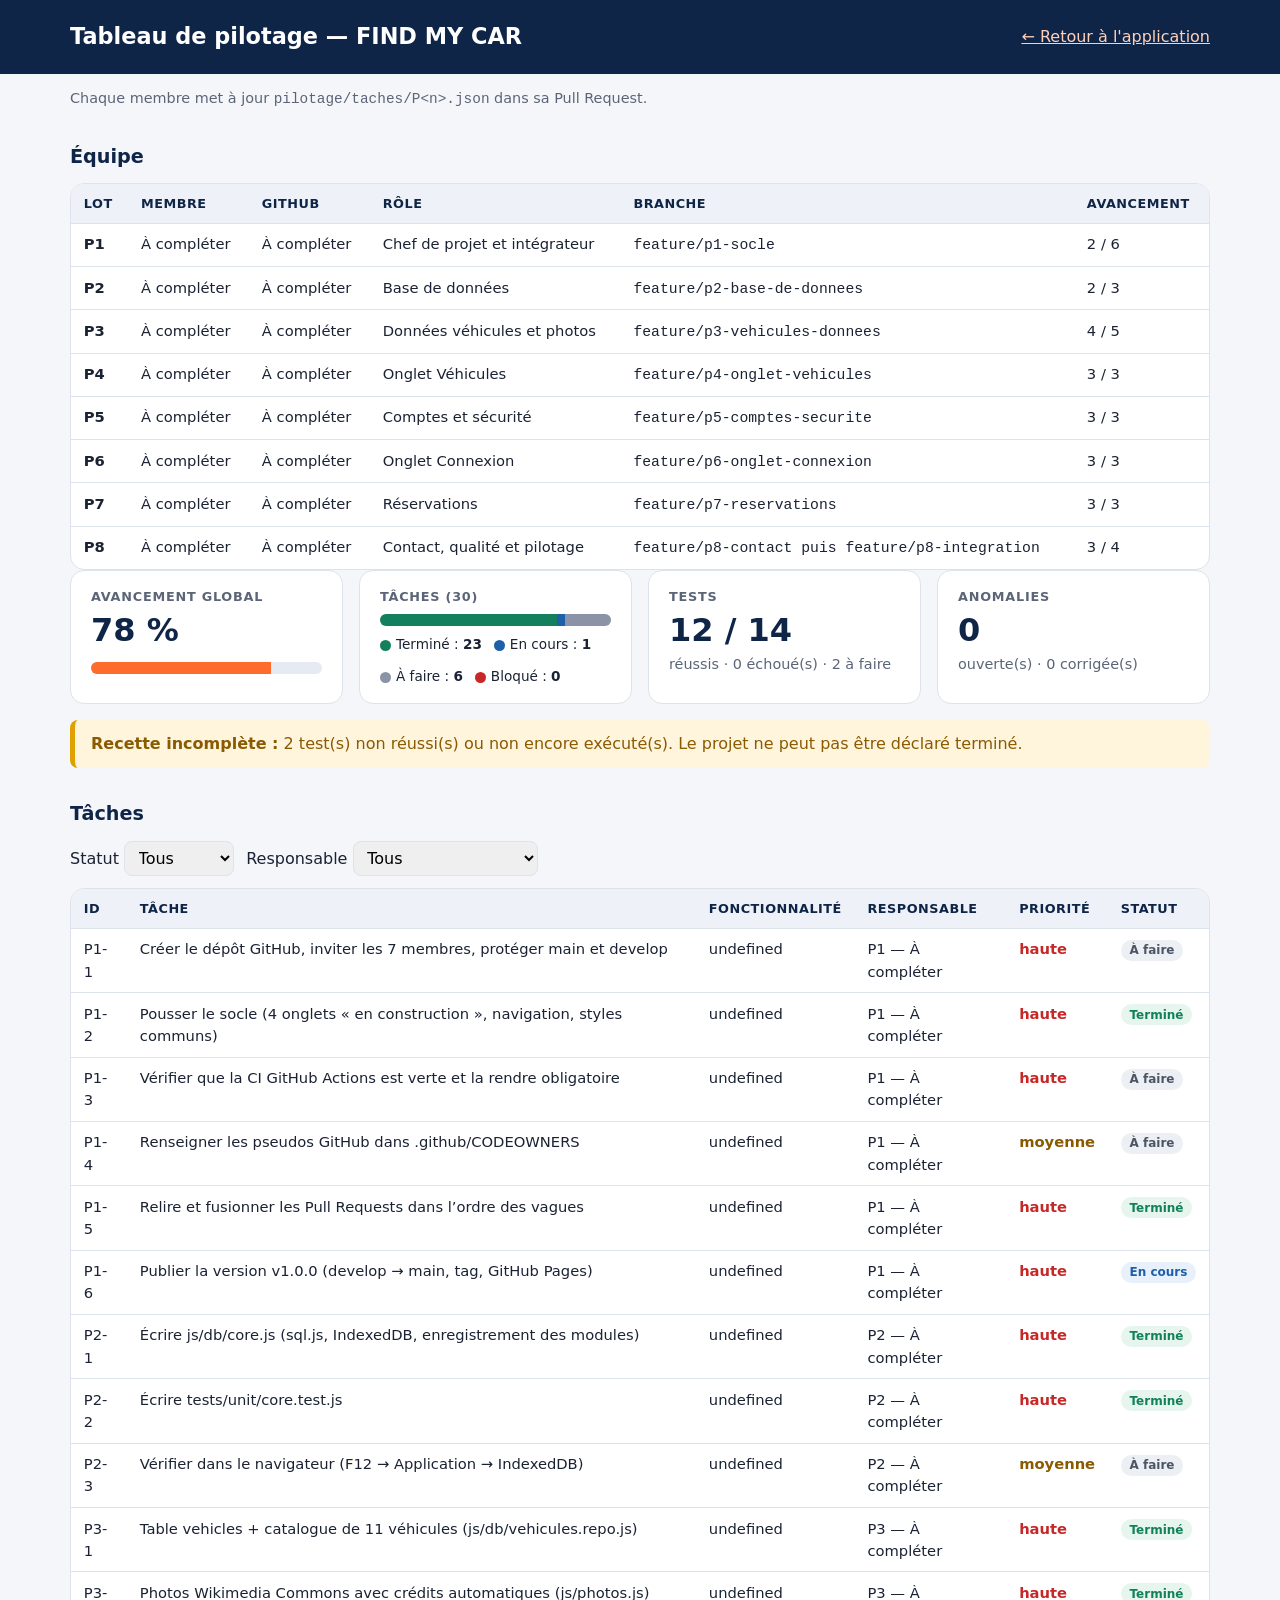
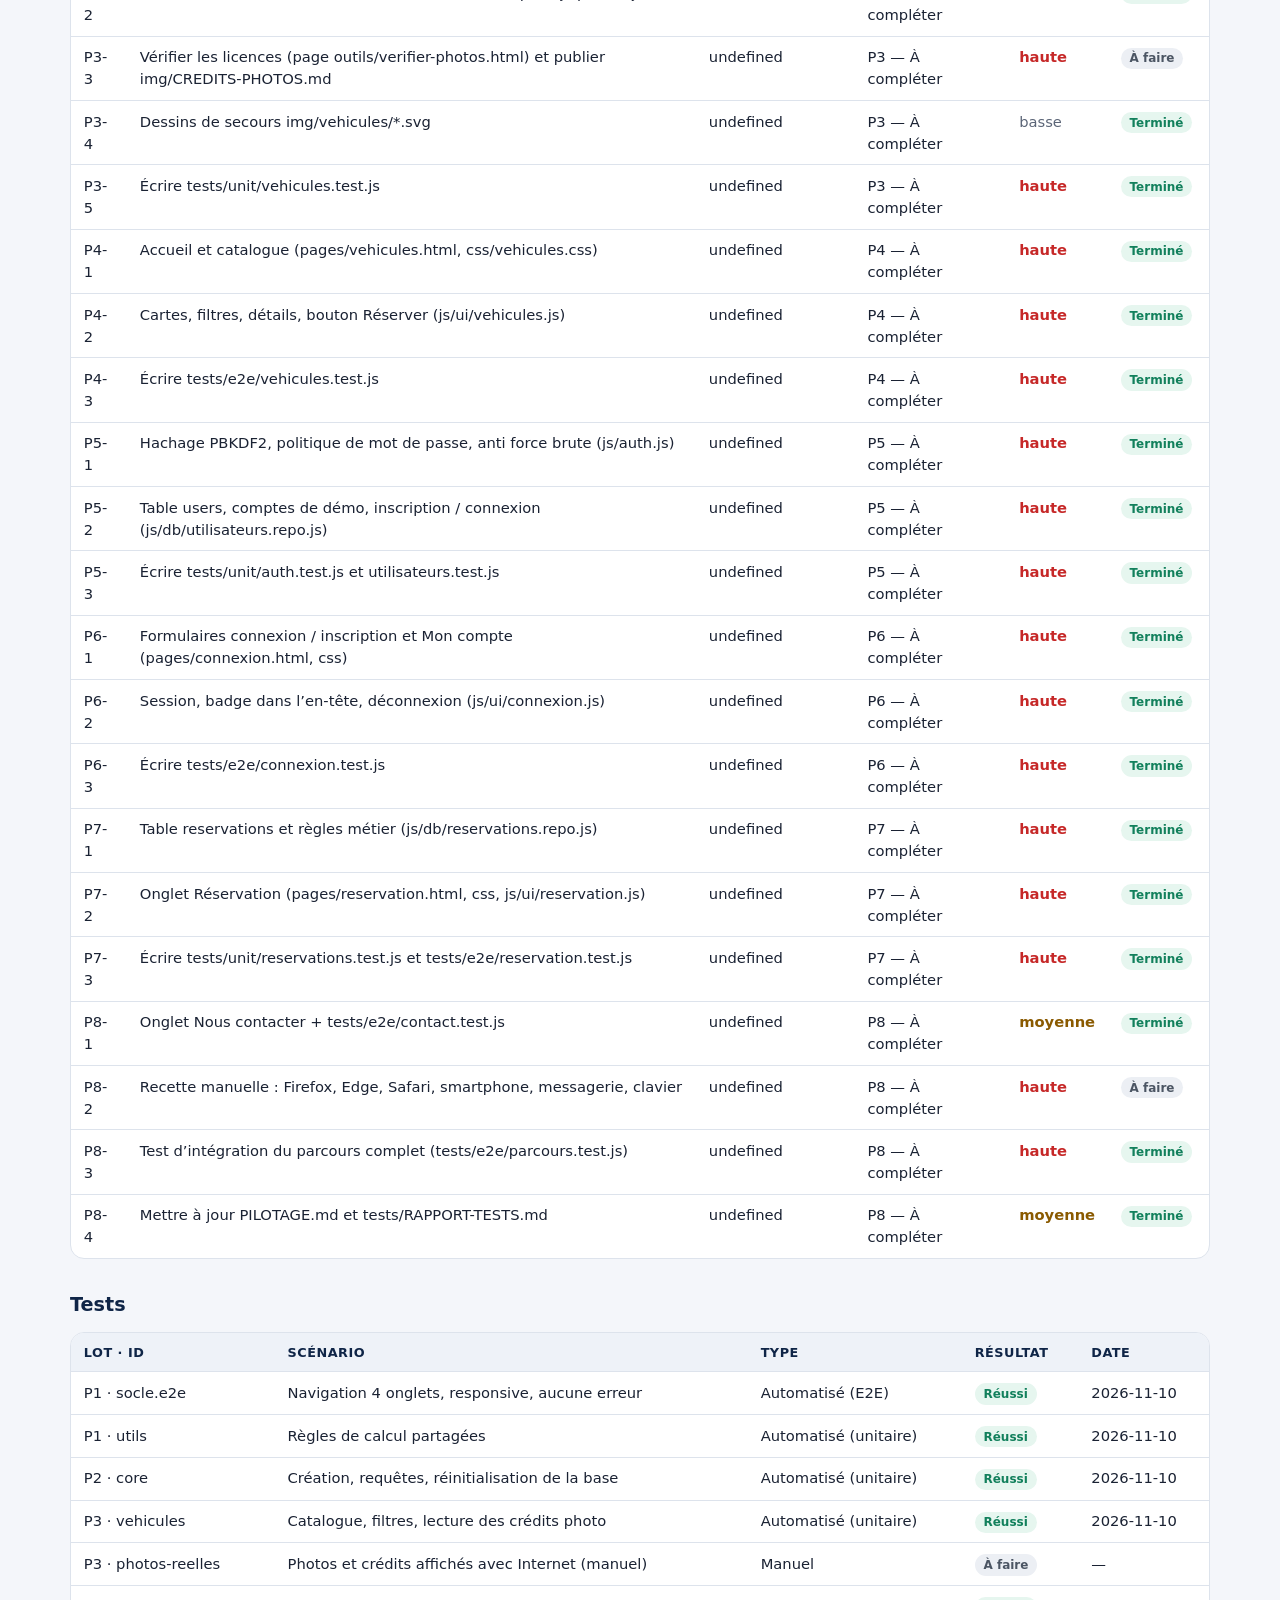
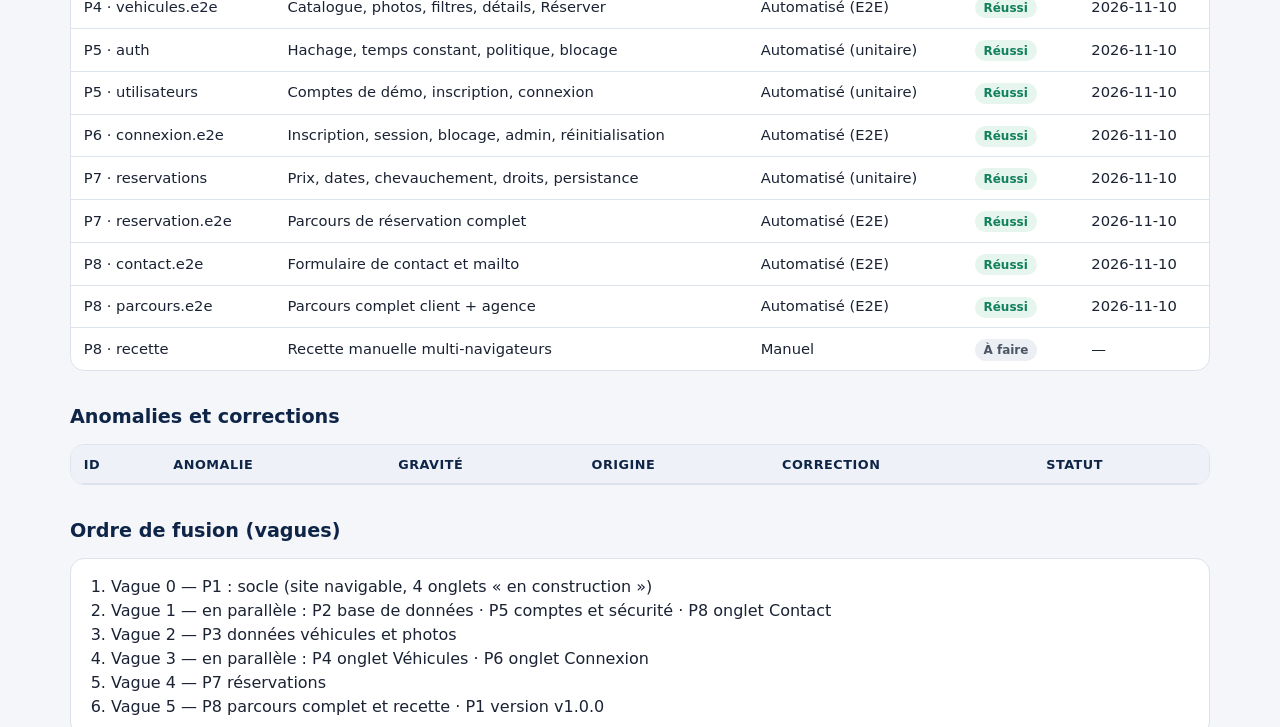
<file: pilotage/index.html>
<!DOCTYPE html>
<!--
  FIND MY CAR — pilotage/index.html   (Lot : P1, socle)
  Rôle : tableau de bord de suivi du projet (pour l'ÉQUIPE, pas pour les clients).
  Les données viennent de pilotage/taches/P1.json … P8.json : CHAQUE MEMBRE
  met à jour SON fichier (dans sa branche, avec sa Pull Request). Huit
  fichiers séparés = aucun conflit Git sur le suivi.
  Ouverture : lancer Live Server dans VS Code, puis http://127.0.0.1:5500/pilotage/
-->
<html lang="fr">
<head>
  <meta charset="UTF-8">
  <meta name="viewport" content="width=device-width, initial-scale=1">
  <!-- Sécurité : seuls les fichiers du site peuvent être chargés (voir docs/SECURITE.md) -->
  <meta http-equiv="Content-Security-Policy" content="default-src 'self'; script-src 'self'; style-src 'self'; img-src 'self'; connect-src 'self'; object-src 'none'; base-uri 'none'; form-action 'none'">
  <meta name="referrer" content="no-referrer">
  <title>Pilotage — FIND MY CAR</title>
  <link rel="icon" href="../img/logo.svg" type="image/svg+xml">
  <link rel="stylesheet" href="pilotage.css">
</head>
<body>
  <header>
    <div class="wrap">
      <h1>Tableau de pilotage — FIND MY CAR</h1>
      <a href="../index.html">← Retour à l'application</a>
    </div>
  </header>

  <main class="wrap" id="app">
    <p class="muted">Chargement de <code>pilotage/taches/*.json</code>…</p>
  </main>

  <script src="pilotage.js"></script>
</body>
</html>
</file>
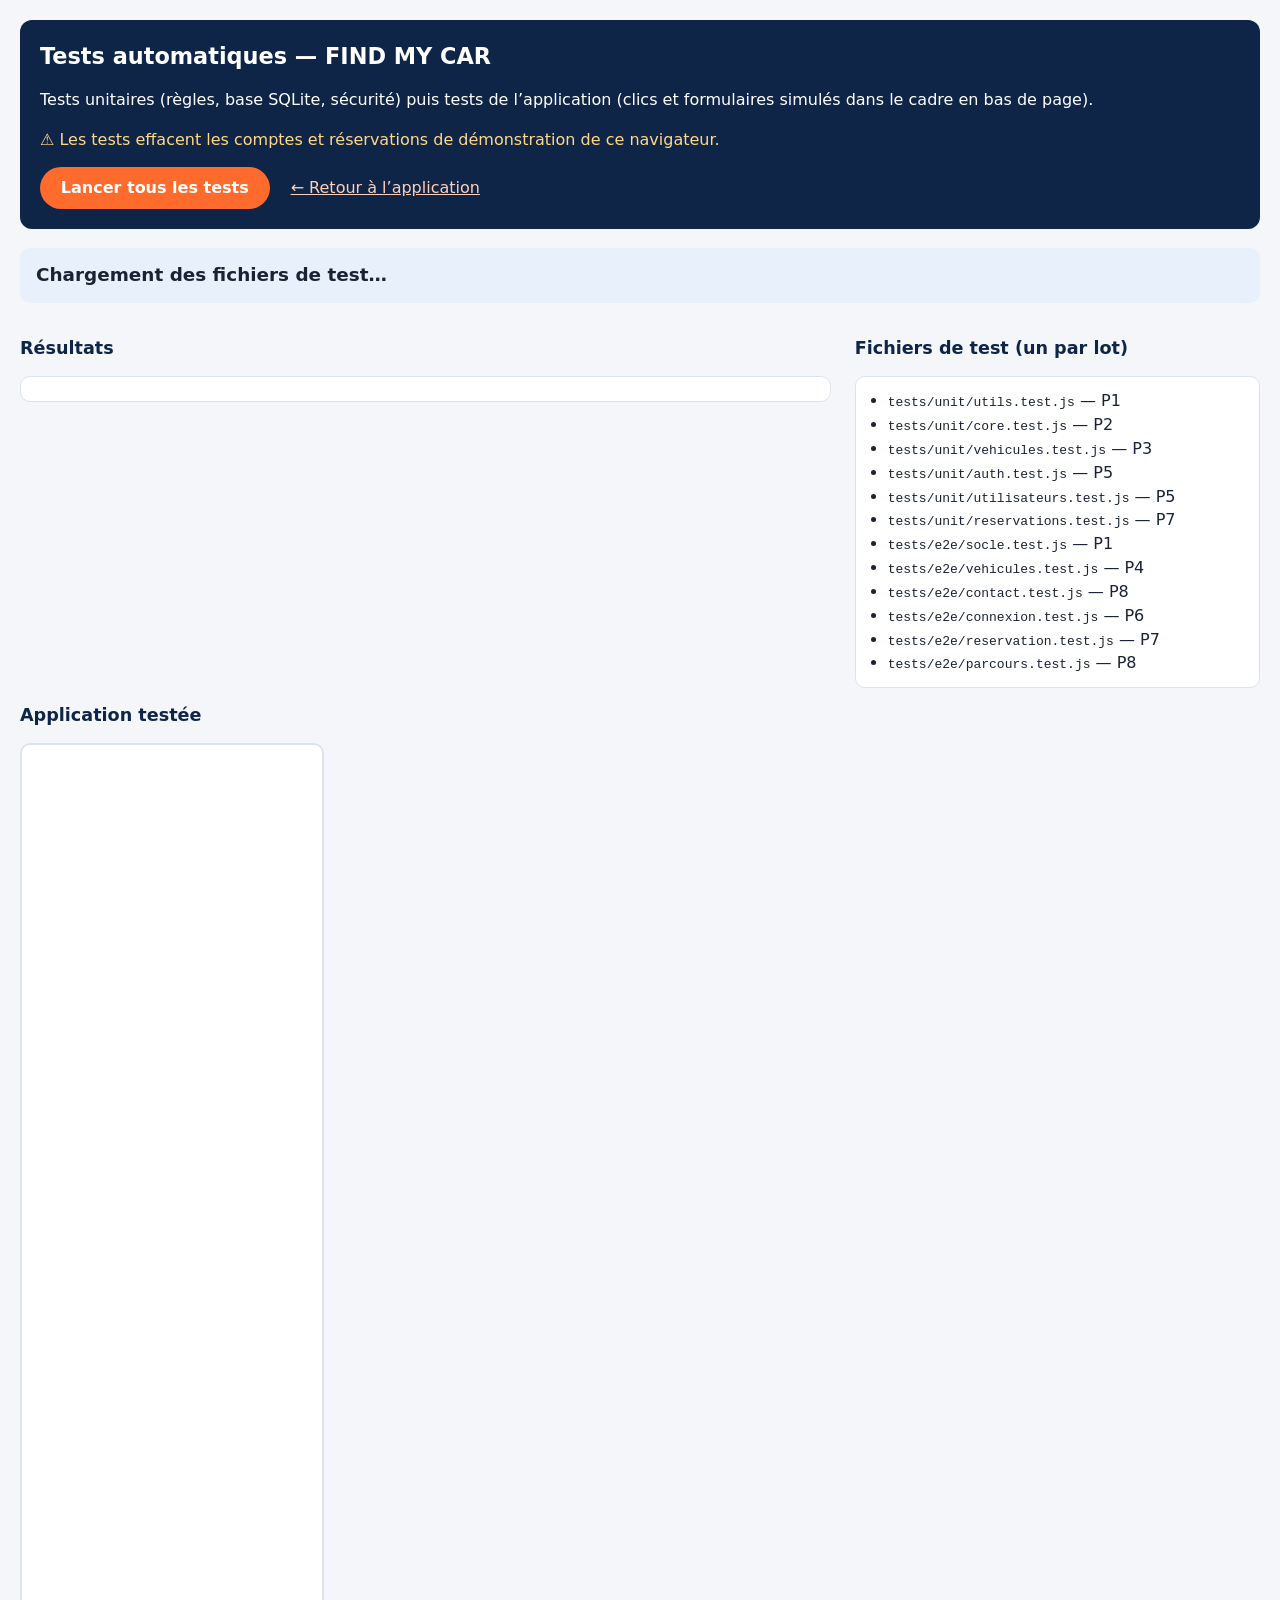
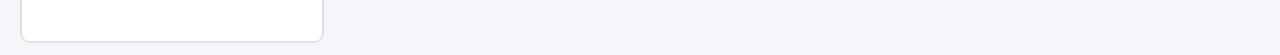
<file: tests/index.html>
<!DOCTYPE html>
<!--
  FIND MY CAR — tests/index.html   (Lot : P1, socle)
  Page de TESTS AUTOMATIQUES, dans le navigateur : rien à installer.
  Ouverture : Live Server (VS Code) puis http://127.0.0.1:5500/tests/
  ⚠️ Les tests effacent les données de démonstration de ce navigateur.
-->
<html lang="fr">
<head>
  <meta charset="UTF-8">
  <meta name="viewport" content="width=device-width, initial-scale=1">
  <meta http-equiv="Content-Security-Policy" content="default-src 'self'; script-src 'self' 'wasm-unsafe-eval'; style-src 'self'; img-src 'self' data:; connect-src 'self'; frame-src 'self'; object-src 'none'; base-uri 'none'; form-action 'none'">
  <title>Tests — FIND MY CAR</title>
  <link rel="icon" href="../img/logo.svg" type="image/svg+xml">
  <link rel="stylesheet" href="tests.css">
</head>
<body>
  <header>
    <h1>Tests automatiques — FIND MY CAR</h1>
    <p>Tests unitaires (règles, base SQLite, sécurité) puis tests de l’application (clics et formulaires simulés dans le cadre en bas de page).</p>
    <p class="warning">⚠️ Les tests effacent les comptes et réservations de démonstration de ce navigateur.</p>
    <button type="button" id="run" disabled>Lancer tous les tests</button>
    <a href="../index.html">← Retour à l’application</a>
  </header>

  <p id="summary" class="summary">Chargement des fichiers de test…</p>

  <main>
    <section>
      <h2>Résultats</h2>
      <ul id="results" class="results"></ul>
    </section>
    <section>
      <h2>Fichiers de test (un par lot)</h2>
      <ul id="files" class="files"></ul>
    </section>
  </main>

  <h2 class="frame-title">Application testée</h2>
  <iframe id="app-frame" title="Application testée" src="about:blank"></iframe>

  <!-- Modules testés (tests unitaires) : mêmes fichiers que l'application -->
  <script src="../lib/sql-wasm.js"></script>
  <script src="../js/utils.js"></script>
  <script src="../js/auth.js"></script>
  <script src="../js/db/core.js"></script>
  <script src="../js/db/vehicules.repo.js"></script>
  <script src="../js/db/utilisateurs.repo.js"></script>
  <script src="../js/db/reservations.repo.js"></script>
  <script src="../js/photos.js"></script>
  <!-- Outils de test (P1), puis chargement des tests de chaque lot -->
  <script src="mini-test.js"></script>
  <script src="harness.js"></script>
  <script src="runner.js"></script>
</body>
</html>
</file>
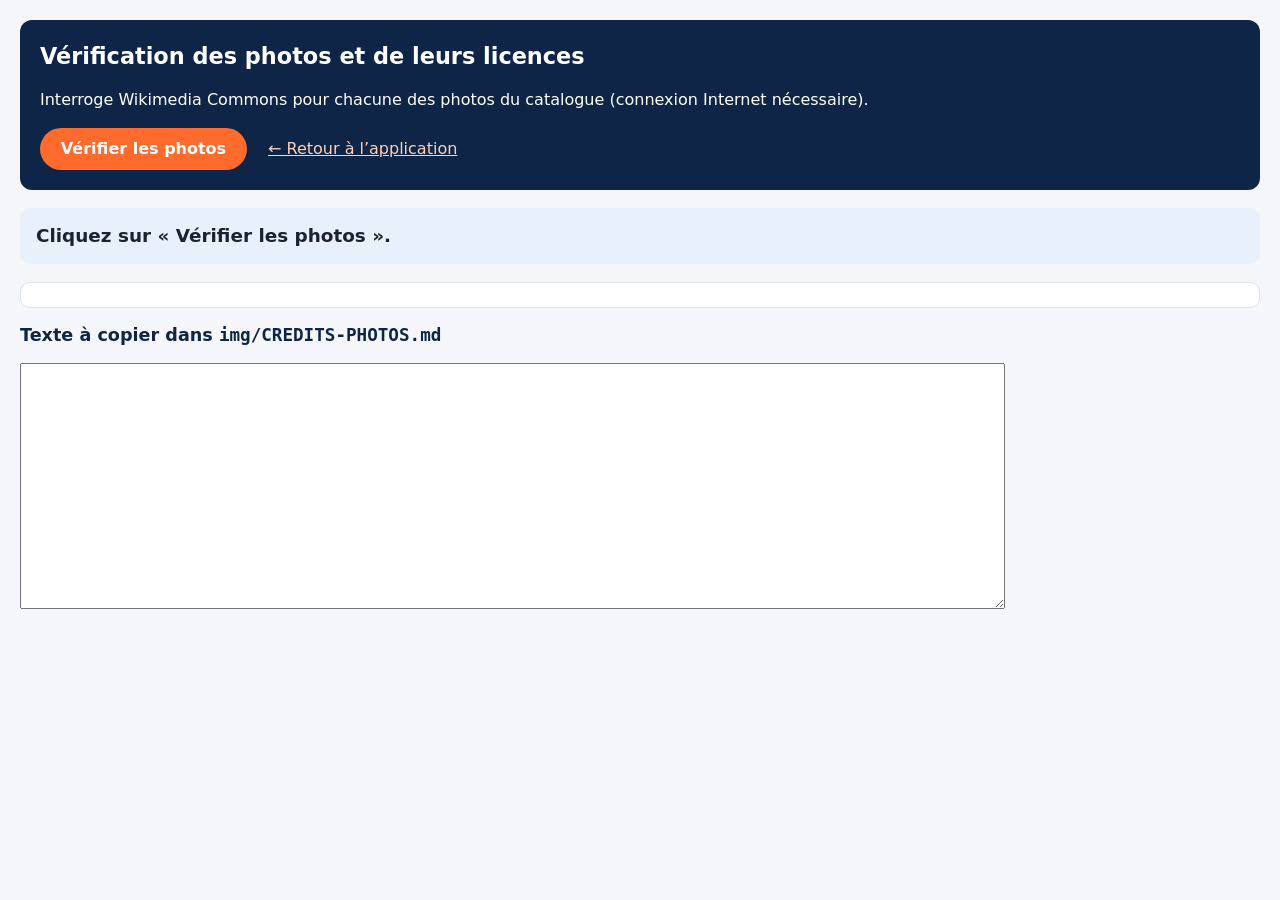
<file: outils/verifier-photos.html>
<!DOCTYPE html>
<!--
  FIND MY CAR — outils/verifier-photos.html   (Lot : P3)
  Vérifie, AVEC INTERNET, que chaque photo du catalogue existe sur Wikimedia
  Commons, et affiche son AUTEUR et sa LICENCE. Le tableau Markdown produit est
  à copier dans img/CREDITS-PHOTOS.md (puis commit). Ouverture : Live Server,
  puis http://127.0.0.1:5500/outils/verifier-photos.html
-->
<html lang="fr">
<head>
  <meta charset="UTF-8">
  <meta name="viewport" content="width=device-width, initial-scale=1">
  <meta http-equiv="Content-Security-Policy" content="default-src 'self'; script-src 'self'; style-src 'self'; img-src 'self' https://upload.wikimedia.org; connect-src 'self' https://commons.wikimedia.org; object-src 'none'; base-uri 'none'; form-action 'none'">
  <meta name="referrer" content="strict-origin-when-cross-origin">
  <title>Vérifier les photos — FIND MY CAR</title>
  <link rel="stylesheet" href="../tests/tests.css">
</head>
<body>
  <header>
    <h1>Vérification des photos et de leurs licences</h1>
    <p>Interroge Wikimedia Commons pour chacune des photos du catalogue (connexion Internet nécessaire).</p>
    <button type="button" id="check">Vérifier les photos</button>
    <a href="../index.html">← Retour à l’application</a>
  </header>
  <p id="summary" class="summary">Cliquez sur « Vérifier les photos ».</p>
  <ul id="results" class="results"></ul>
  <h2>Texte à copier dans <code>img/CREDITS-PHOTOS.md</code></h2>
  <textarea id="markdown" rows="16" cols="120" readonly></textarea>
  <script src="../js/utils.js"></script>
  <script src="../js/db/vehicules.repo.js"></script>
  <script src="../js/photos.js"></script>
  <script src="verifier-photos.js"></script>
</body>
</html>
</file>
<file: pilotage/pilotage.css>
/* FIND MY CAR — pilotage/pilotage.css   (Lot : P1, socle) */
:root {
  --navy: #0f2547; --accent: #ff6b2c; --bg: #f4f6fa; --border: #dde3ec; --muted: #5b6577;
  --done: #12805c; --doing: #1d5fa8; --todo: #8a94a6; --blocked: #c62828;
}
* { box-sizing: border-box; }
body { margin: 0; font-family: system-ui, -apple-system, "Segoe UI", Roboto, Arial, sans-serif; background: var(--bg); color: #1a2233; line-height: 1.5; }
header { background: var(--navy); color: #fff; padding: 1.25rem 0; }
.wrap { max-width: 1180px; margin: 0 auto; padding: 0 1.25rem; }
header .wrap { display: flex; justify-content: space-between; align-items: center; gap: 1rem; flex-wrap: wrap; }
header h1 { margin: 0; font-size: 1.4rem; }
header a { color: #ffd0b8; }
main { padding: 1.5rem 0 3rem; }
h2 { color: var(--navy); font-size: 1.2rem; margin: 2rem 0 .75rem; }
.muted { color: var(--muted); font-size: .9rem; }
.kpis { display: grid; grid-template-columns: repeat(auto-fit, minmax(210px, 1fr)); gap: 1rem; }
.kpi { background: #fff; border: 1px solid var(--border); border-radius: 14px; padding: 1rem 1.25rem; }
.kpi .label { font-size: .8rem; text-transform: uppercase; letter-spacing: .06em; color: var(--muted); font-weight: 700; }
.kpi .value { font-size: 2rem; font-weight: 800; color: var(--navy); }
.bar { height: 12px; background: #e6ebf3; border-radius: 999px; overflow: hidden; display: flex; margin-top: .5rem; }
.bar span { display: block; height: 100%; }
.legend { display: flex; flex-wrap: wrap; gap: .75rem; margin-top: .5rem; font-size: .85rem; }
.dot { display: inline-block; width: .7rem; height: .7rem; border-radius: 50%; margin-right: .3rem; vertical-align: middle; }
.warning { background: #fff4dc; color: #8a5a00; border-left: 5px solid #e0a100; padding: .75rem 1rem; border-radius: 8px; margin-top: 1rem; }
.error { background: #fdecec; color: #8e1c1c; border-left: 5px solid #c62828; padding: .75rem 1rem; border-radius: 8px; }
.table-wrap { overflow-x: auto; background: #fff; border: 1px solid var(--border); border-radius: 14px; }
table { width: 100%; border-collapse: collapse; font-size: .92rem; }
th, td { text-align: left; padding: .6rem .8rem; border-bottom: 1px solid var(--border); vertical-align: top; }
th { background: #eef2f8; color: var(--navy); font-size: .8rem; text-transform: uppercase; letter-spacing: .04em; }
tr:last-child td { border-bottom: none; }
.chip { display: inline-block; padding: .1rem .55rem; border-radius: 999px; font-size: .75rem; font-weight: 700; white-space: nowrap; }
.s-termine, .s-reussi, .s-corrige { background: #e6f6ef; color: var(--done); }
.s-en_cours { background: #e8f1fb; color: var(--doing); }
.s-a_faire, .s-ouvert { background: #eceff4; color: #4b5563; }
.s-bloque, .s-echoue { background: #fdecec; color: var(--blocked); }
.p-haute { color: #c62828; font-weight: 700; }
.p-moyenne { color: #8a5a00; font-weight: 700; }
.p-basse { color: var(--muted); }
.filters { display: flex; flex-wrap: wrap; gap: .75rem; margin-bottom: .75rem; }
select { font: inherit; padding: .4rem .6rem; border: 1px solid var(--border); border-radius: 8px; }
ol { background: #fff; border: 1px solid var(--border); border-radius: 14px; padding: 1rem 1rem 1rem 2.5rem; margin: 0; }
</file>
<file: tests/tests.css>
/* FIND MY CAR — tests/tests.css   (Lot : P1, socle) */
:root { --navy: #0f2547; --ok: #12805c; --ko: #c62828; --border: #dde3ec; }
* { box-sizing: border-box; }
body { margin: 0; padding: 1.25rem; font-family: system-ui, -apple-system, "Segoe UI", Roboto, Arial, sans-serif; background: #f4f6fa; color: #1a2233; line-height: 1.45; }
header { background: var(--navy); color: #fff; padding: 1.25rem; border-radius: 12px; }
header h1 { margin: 0 0 .4rem; font-size: 1.4rem; }
header a { color: #ffd0b8; margin-left: 1rem; }
.warning { color: #ffd98a; }
button { font: inherit; font-weight: 700; background: #ff6b2c; color: #fff; border: none; border-radius: 999px; padding: .6rem 1.3rem; cursor: pointer; }
button:disabled { opacity: .6; cursor: wait; }
.summary { font-size: 1.15rem; font-weight: 700; padding: .9rem 1rem; border-radius: 10px; background: #e8f1fb; }
.summary.is-ok { background: #e6f6ef; color: var(--ok); }
.summary.is-ko { background: #fdecec; color: var(--ko); }
main { display: grid; grid-template-columns: 2fr 1fr; gap: 1.5rem; }
h2 { color: var(--navy); font-size: 1.1rem; }
.results, .files { background: #fff; border: 1px solid var(--border); border-radius: 10px; padding: .75rem 1rem .75rem 2rem; margin: 0; }
.results { list-style: none; padding-left: 1rem; }
.results li { padding: .15rem 0; }
.results .suite { list-style: none; margin: .7rem 0 .2rem -1rem; color: var(--navy); }
.results .fail { color: var(--ko); }
.results .error { font-family: ui-monospace, Consolas, monospace; font-size: .85rem; }
.ms { color: #8a94a6; font-size: .8rem; }
.files .is-missing { color: #8a94a6; }
iframe { display: block; height: 900px; border: 2px solid var(--border); border-radius: 10px; background: #fff; }
@media (max-width: 900px) { main { grid-template-columns: 1fr; } }
</file>
